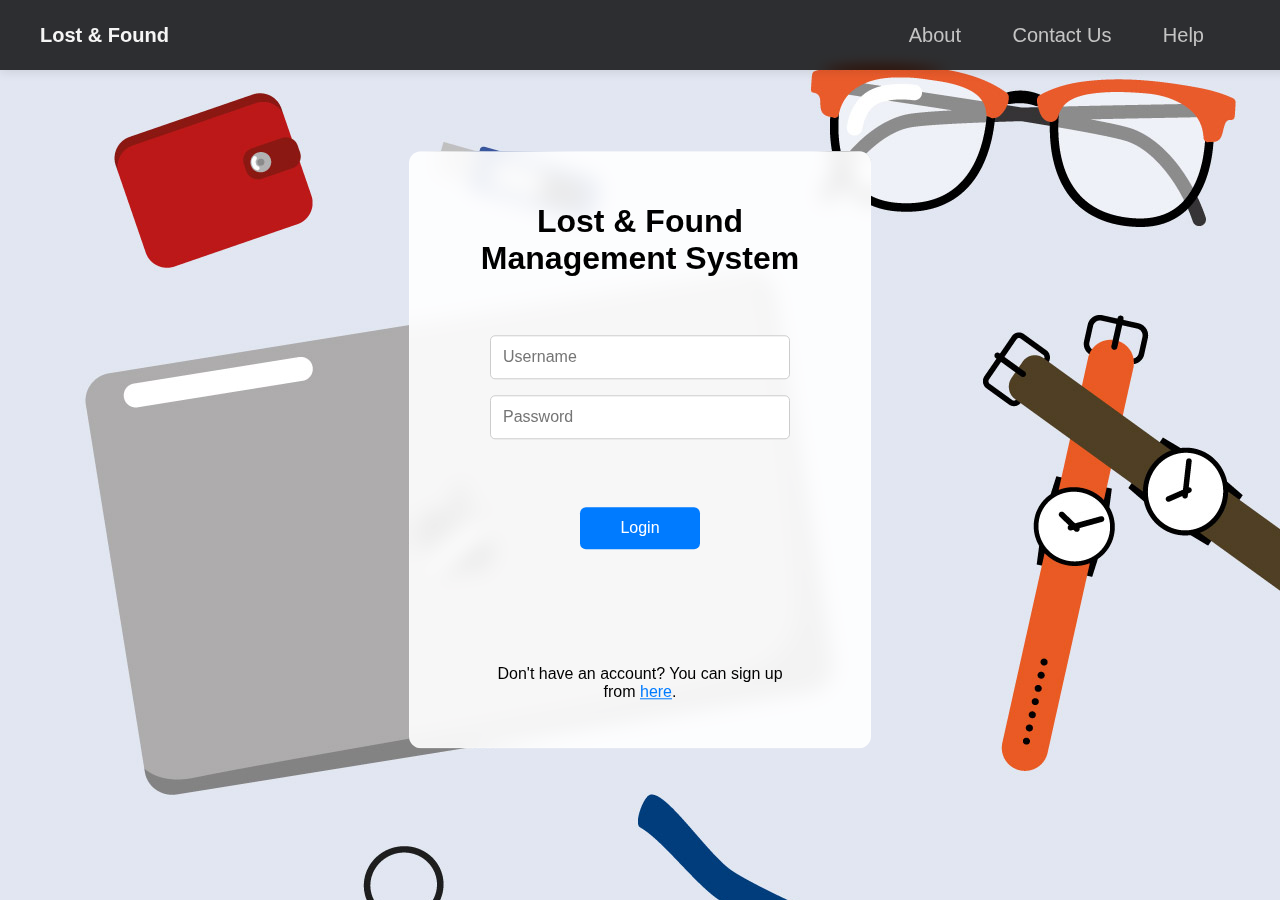
<file: src/main/resources/templates/index.html>
<!DOCTYPE html>
<html lang="en">
<head>
    <meta charset="UTF-8" />
    <meta name="viewport" content="width=device-width, initial-scale=1.0" />
    <title>Lost & Found Management</title>
    <link rel="stylesheet" href="style.css" />
    <script>
        function navigate(page) {
            window.location.href = page + ".html";
        }

        function handleLogin() {
            alert("👀 Login button clicked!");

            const username = document.getElementById('username').value;
            const password = document.getElementById('password').value;

            alert("📤 Sending login request to backend...");

            fetch("http://localhost:8080/api/users/login", {
                method: "POST",
                headers: {
                    "Content-Type": "application/json"
                },
                body: JSON.stringify({ email: username, password: password })
            })
                .then(response => {
                    alert("✅ Got response from backend. Status: " + response.status);

                    if (response.ok) {
                        alert("🎉 Login successful!");
                        localStorage.setItem("loggedIn", "true");
                        navigate('home');
                    } else {
                        alert("❌ Login failed. Status: " + response.status);
                        document.getElementById('login-message').style.visibility = "visible";
                    }
                })
                .catch(error => {
                    alert("💥 ERROR: " + error);
                    console.error("Login error:", error);
                    document.getElementById('login-message').style.visibility = "visible";
                });
        }

    </script>
</head>
<body>
<header class="top-nav">
    <div class="nav-left">Lost & Found</div>
    <div class="nav-right">
        <a href="#">About</a>
        <a href="#">Contact Us</a>
        <a href="#">Help</a>
    </div>
</header>

<div class="container">
    <h1>Lost & Found Management System</h1>
    <div class="button-group">
        <div class="login-container">
            <input type="text" id="username" placeholder="Username" />
            <input type="password" id="password" placeholder="Password" />
            <p id="login-message" style="color: red; visibility: hidden;">Invalid ID or Password, please try again.</p>
            <button onclick="handleLogin()">Login</button>
            <p style="padding-top: 100px;">Don't have an account? You can sign up from <span onclick="navigate('sign-up')" style="color:#007BFF; cursor:pointer; text-decoration:underline;">here</span>.</p>
        </div>
    </div>

</div>
</div>
</body>
</html>
</file>
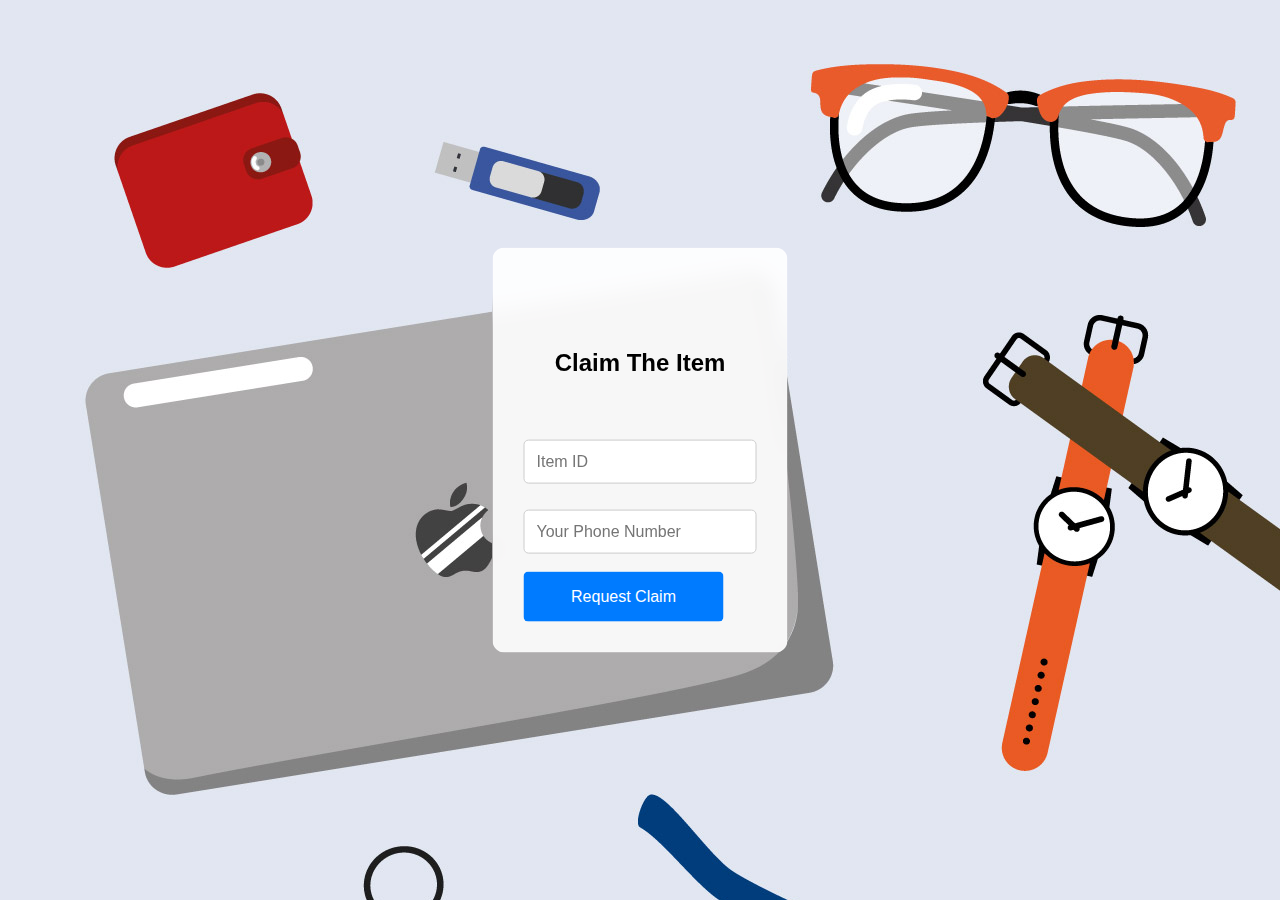
<file: src/main/resources/templates/claim.html>
<!DOCTYPE html>
<html lang="en">
<head>
    <meta charset="UTF-8" />
    <meta name="viewport" content="width=device-width, initial-scale=1.0" />
    <title>Lost & Found Management</title>
    <link rel="stylesheet" href="style.css" />
    <script>
        function requestClaim() {
            const itemId = document.getElementById("item_id").value;
            const phone = document.getElementById("phone_number").value;

            if (!itemId || !phone) {
                alert("❗ Please enter both Item ID and phone number.");
                return;
            }

            // Check if item exists first
            fetch(`http://localhost:8080/api/lost-items/${itemId}`)
        .then(response => {
                if (response.ok) {
                    // Item exists, proceed with claim
                    return response.json();
                } else {
                    throw new Error("Item not found");
                }
            })
                .then(item => {
                    // You can later also POST this claim to a "claims" endpoint
                    alert(`✅ Claim Requested for "${item.itemName}". We will call you in 2 days.`);
                })
                .catch(error => {
                    alert("❌ No item found with that ID.");
                    console.error(error);
                });
        }
    </script>

</head>
<body>

<div class="container">

    <div class="input-group">
        <h2>Claim The Item</h2>
        <div class="input-panel" style="display: flex; flex-direction: column; gap: 10px; max-width: 300px; margin-top: 20px;">
            <input type="text" id="item_id" placeholder="Item ID" />
            <input type="text" id="phone_number" placeholder="Your Phone Number" />

            <button class="buttons" onclick="requestClaim()">Request Claim</button>

        </div>
    </div>

</div>
</div>
</body>
</html>
</file>
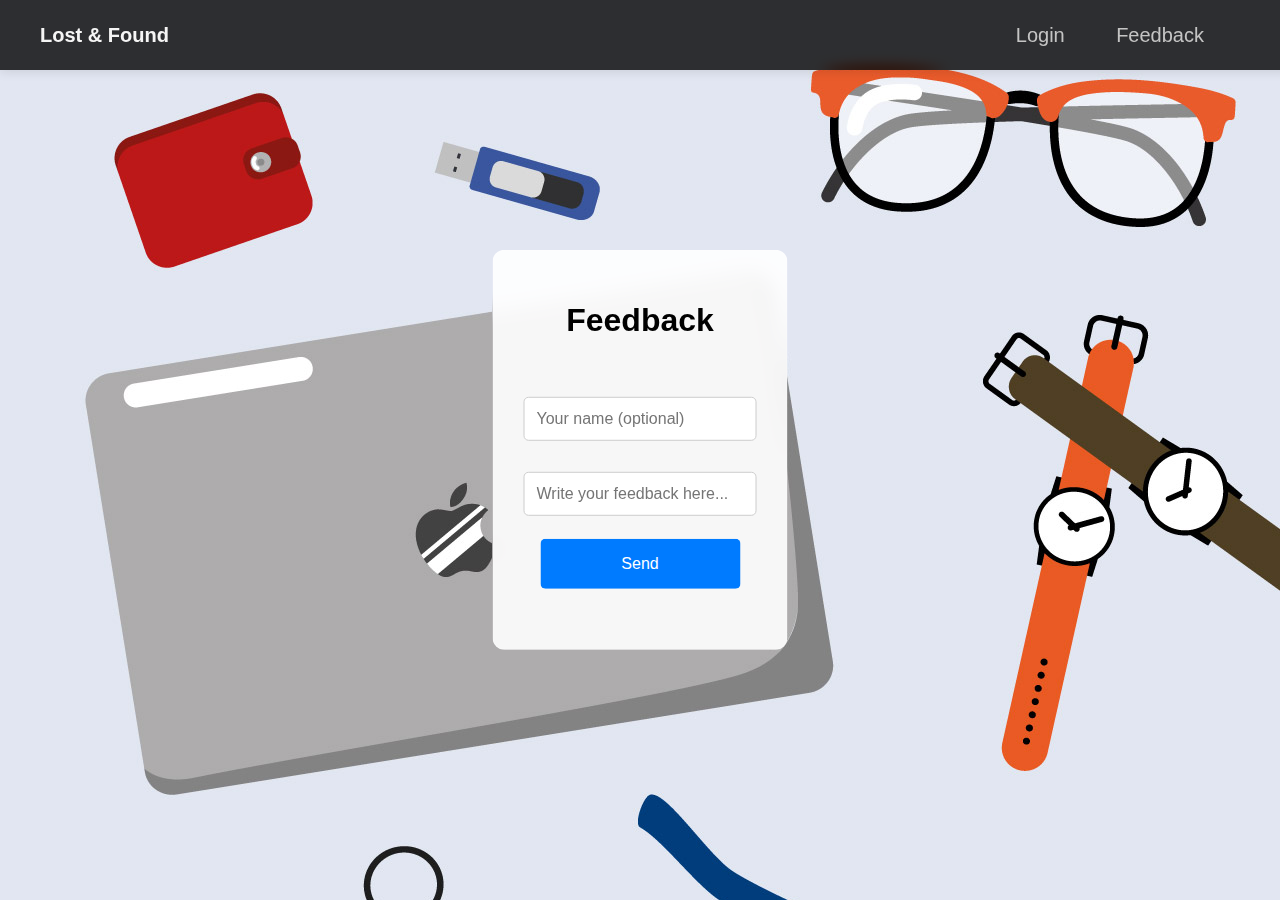
<file: src/main/resources/templates/feedback.html>
<!DOCTYPE html>
<html lang="en">
<head>
    <meta charset="UTF-8" />
    <title>Feedback</title>
    <link rel="stylesheet" href="style.css" />
    <script>
        async function loadFeedback() {
            const res = await fetch("http://localhost:8080/api/feedback");
            const data = await res.json();
            const list = document.getElementById("feedback-list");
            list.innerHTML = "";
            data.forEach(f => {
                const item = document.createElement("div");
                item.className = "feedback-item";
                item.textContent = `${f.id}. ${f.name || "Anonymous"}: ${f.message}`;
                list.appendChild(item);
            });
        }

        async function submitFeedback() {
            const name = document.getElementById("name").value.trim();
            const message = document.getElementById("message").value.trim();
            if (!message) return alert("⚠️ Boş mesaj gönderilmez.");

            try {
                const res = await fetch("http://localhost:8080/api/feedback", {
                    method: "POST",
                    headers: { "Content-Type": "application/json" },
                    body: JSON.stringify({ name, message })
                });

                if (res.ok) {
                    alert("✅Feedback gönderildi!");
                    document.getElementById("message").value = "";
                    loadFeedback();
                } else {
                    alert("❌ Feedback gönderilemedi.");
                }
            } catch (err) {
                console.error(err);
                alert("💥 Bir hata oluştu.");
            }
        }

        window.onload = loadFeedback;
    </script>
    <style>
        .feedback-item {
            background: rgba(255, 255, 255, 0.9);
            border: 1px solid #ccc;
            padding: 10px;
            margin-top: 10px;
            border-radius: 6px;
            text-align: left;
        }
    </style>
</head>
<body>
<header class="top-nav">
    <div class="nav-left">Lost & Found</div>
    <div class="nav-right">
        <a href="index.html">Login</a>
        <a href="#">Feedback</a>
    </div>
</header>

<div class="container">
    <h1>Feedback</h1>

    <div class="input-group">
        <input type="text" id="name" placeholder="Your name (optional)" />
        <input type="text" id="message" placeholder="Write your feedback here..." />
        <button class="buttons" onclick="submitFeedback()">Send</button>
    </div>

    <div id="feedback-list" style="margin-top: 30px;"></div>
</div>
</body>
</html>
</file>
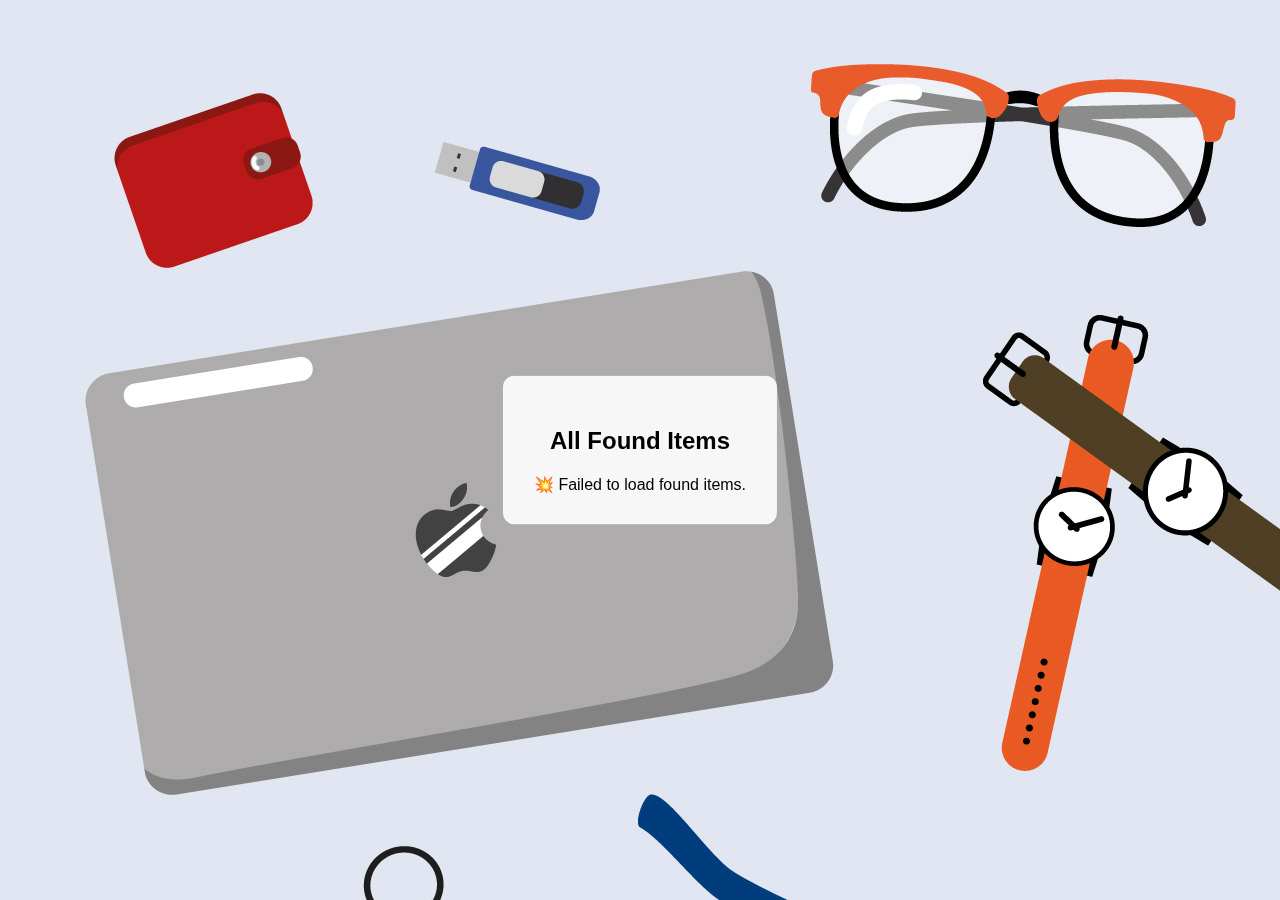
<file: src/main/resources/templates/found-items.html>
<!DOCTYPE html>
<html lang="en">
<head>
    <meta charset="UTF-8" />
    <meta name="viewport" content="width=device-width, initial-scale=1.0" />
    <title>All Found Items</title>
    <link rel="stylesheet" href="style.css" />
    <style>
        .item-box {
            border: 1px solid #ccc;
            padding: 15px;
            margin-bottom: 10px;
            border-radius: 8px;
        }
    </style>
    <script>
        function fetchFoundItems() {
            fetch("http://localhost:8080/api/found-items")
                .then(response => response.json())
                .then(data => {
                    const container = document.getElementById("items-container");
                    if (data.length === 0) {
                        container.innerHTML = "<p>No found items available.</p>";
                        return;
                    }

                    data.forEach(item => {
                        const div = document.createElement("div");
                        div.className = "item-box";
                        div.innerHTML =
                           ` <strong>Item:</strong> ${item.itemName}<br/>
                        <strong>Found Location:</strong> ${item.foundLocation}<br/>
                        <strong>Found Date:</strong> ${item.foundDate}<br/>
                        <strong>Reported By:</strong> ${item.reporterName}<br/>
                        <strong>Contact:</strong> ${item.reporterContact}<br/>
                        <strong>Status:</strong> ${item.status}`
                        ;
                        container.appendChild(div);
                    });
                })
                .catch(err => {
                    console.error("Error fetching found items:", err);
                    document.getElementById("items-container").innerText = "💥 Failed to load found items.";
                });
        }

        window.onload = fetchFoundItems;
    </script>
</head>
<body>
<div class="container">
    <h2>All Found Items</h2>
    <div id="items-container"></div>
</div>
</body>
</html>
</file>
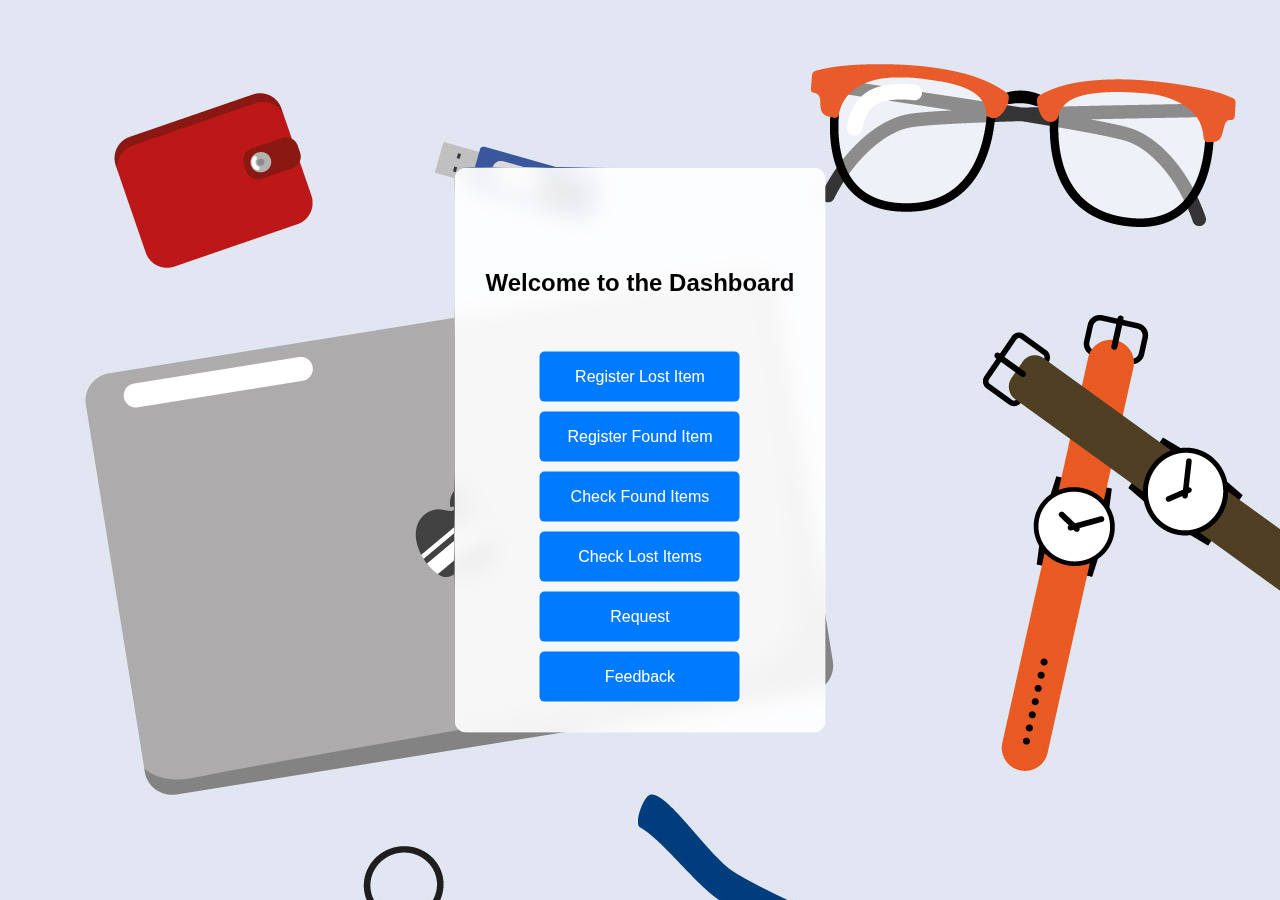
<file: src/main/resources/templates/home.html>
<!DOCTYPE html>
<html lang="en">
<head>
    <meta charset="UTF-8" />
    <meta name="viewport" content="width=device-width, initial-scale=1.0" />
    <title>Lost & Found Management</title>
    <link rel="stylesheet" href="style.css" />
    <script>
        function navigate(page) {
            window.location.href = page + ".html";
        }
    </script>
</head>
<body>

<div class="container">

    <div class="button-group">
        <h2>Welcome to the Dashboard</h2>
        <div class="button-panel" style="display: flex; flex-direction: column; gap: 10px; max-width: 300px; margin-top: 20px;">
            <button class="buttons" onclick="navigate('register-lost-item')">Register Lost Item</button>
            <button class="buttons" onclick="navigate('register-found-item')">Register Found Item</button>
            <button class="buttons" onclick="navigate('found-items')">Check Found Items</button>
            <button class="buttons" onclick="navigate('check-lost-items')">Check Lost Items</button>
            <button class="buttons" onclick="navigate('claim')">Request </button>
            <button class="buttons" onclick="navigate('feedback')">Feedback </button>

        </div>
    </div>

</div>
</div>
</body>
</html>
</file>
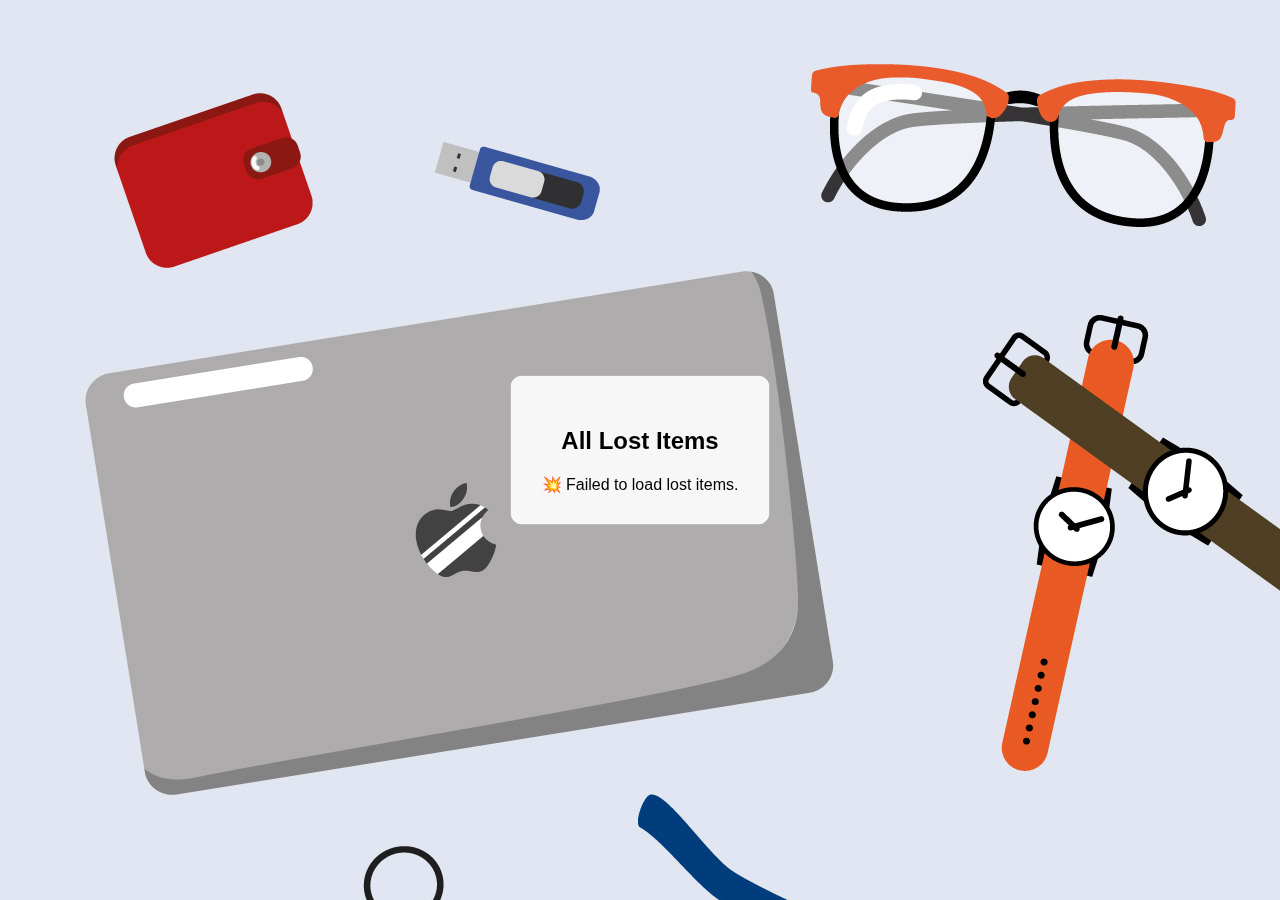
<file: src/main/resources/templates/lost-items.html>
<!DOCTYPE html>
<html lang="en">
<head>
    <meta charset="UTF-8" />
    <meta name="viewport" content="width=device-width, initial-scale=1.0" />
    <title>Lost & Found Management</title>
    <link rel="stylesheet" href="style.css" />
    <style>
        .item-box {
            border: 1px solid #ccc;
            padding: 15px;
            margin-bottom: 10px;
            border-radius: 8px;
        }
    </style>
    <script>
        function fetchLostItems() {
            fetch("http://localhost:8080/api/lost-items")
                .then(response => response.json())
                .then(data => {
                    const container = document.getElementById("items-container");
                    if (data.length === 0) {
                        container.innerHTML = "<p>No lost items found.</p>";
                        return;
                    }

                    data.forEach(item => {
                        const div = document.createElement("div");
                        div.className = "item-box";
                        div.innerHTML =
                            `<strong>Item:</strong> ${item.itemName}<br/>
                        <strong>Owner:</strong> ${item.ownerName || "Unknown"}<br/>
                        <strong>Date:</strong> ${item.lostDate}<br/>
                        <strong>Location:</strong> ${item.location}<br/>
                        <strong>Contact:</strong> ${item.contactInfo}<br/>
                        <strong>Status:</strong> ${item.status}`
                        ;
                        container.appendChild(div);
                    });
                })
                .catch(err => {
                    console.error("Error fetching lost items:", err);
                    document.getElementById("items-container").innerText = "💥 Failed to load lost items.";
                });
        }

        window.onload = fetchLostItems;
    </script>
</head>
<body>
<div class="container">
    <h2>All Lost Items</h2>
    <div id="items-container"></div>
</div>
</body>
</html>
</file>
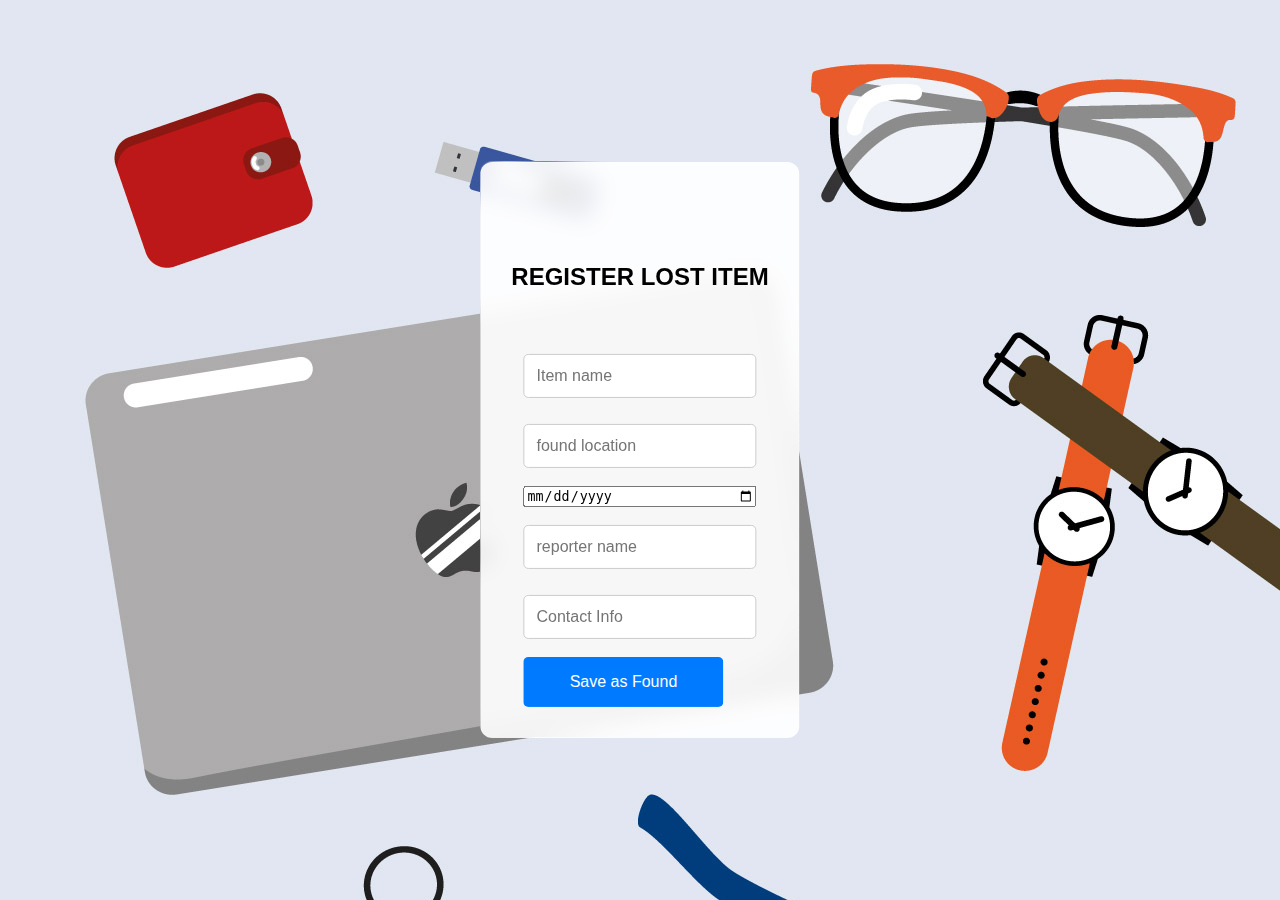
<file: src/main/resources/templates/register-found-item.html>
<!DOCTYPE html>
<html lang="en">
<head>
    <meta charset="UTF-8" />
    <meta name="viewport" content="width=device-width, initial-scale=1.0" />
    <title>Lost & Found Management</title>
    <link rel="stylesheet" href="style.css" />
    <script>
        function navigate(page) {
            window.location.href = page + ".html";
        }

        function saveAsFoundItem() {
            const itemName = document.getElementById('item_name').value;
            const foundLocation = document.getElementById('found_location').value;
            const foundDate = document.getElementById('found_date').value;
            const reporterName = document.getElementById('reporter_name').value;
            const reporterContact = document.getElementById('reporter_contact').value;

            // ✅ Convert to LocalDateTime string
            const fullDateTime = foundDate + "T00:00:00";

            const payload = {
                itemName: itemName,
                foundLocation: foundLocation,
                foundDate: fullDateTime,
                reporterName: reporterName,
                reporterContact: reporterContact,
            };

            console.log("Sending data:", payload);

            fetch("http://localhost:8080/api/found-items", {
                method: "POST",
                headers: {
                    "Content-Type": "application/json"
                },
                body: JSON.stringify(payload)
            })
                .then(response => {
                    if (response.ok) {
                        alert("✅ Found item registered successfully!");
                    } else {
                        response.text().then(text => {
                            alert("❌ Failed to register found item:\n" + text);
                        });
                    }
                })
                .catch(error => {
                    console.error("Error:", error);
                    alert("💥 Error saving found item.");
                });
        }
    </script>
</head>
<body>

<div class="container">

    <div class="input-group">
        <h2>REGISTER LOST ITEM</h2>
        <div class="input-panel" style="display: flex; flex-direction: column; gap: 10px; max-width: 300px; margin-top: 20px;">
            <input type="text" id="item_name" placeholder="Item name" />
            <input type="text" id="found_location" placeholder="found location" />
            <input type="date" id="found_date" placeholder="Found Date (e.g., 2024-05-15)" />
            <input type="text" id="reporter_name" placeholder="reporter name" />
            <input type="text" id="reporter_contact" placeholder="Contact Info" />

            <button class="buttons" onclick="saveAsFoundItem()">Save as Found</button>
        </div>
    </div>

</div>
</div>
</body>
</html>
</file>
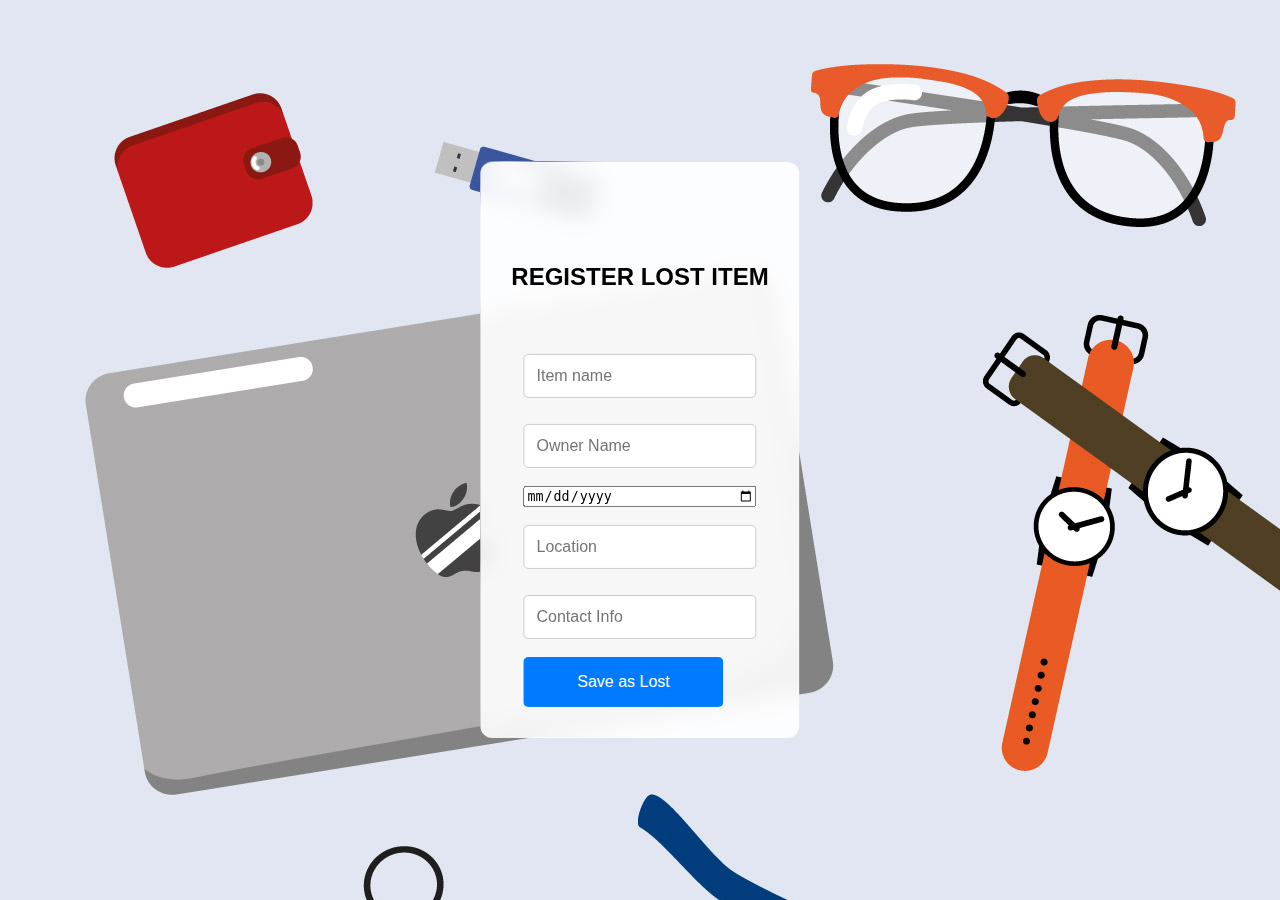
<file: src/main/resources/templates/register-lost-item.html>
<!DOCTYPE html>
<html lang="en">
<head>
  <meta charset="UTF-8" />
  <meta name="viewport" content="width=device-width, initial-scale=1.0" />
  <title>Lost & Found Management</title>
  <link rel="stylesheet" href="style.css" />
  <script>
    function navigate(page) {
      window.location.href = page + ".html";
    }

    function saveAsLostItem() {
      const itemName = document.getElementById('item_name').value;
      const ownerName = document.getElementById('owner_name').value;
      const lostDate = document.getElementById('lost_date').value;
      const lostLocation = document.getElementById('location').value;
      const ownerContact = document.getElementById('owner_contact').value;

      // ✅ Convert to LocalDateTime string: "YYYY-MM-DDT00:00:00"
      const fullDateTime = lostDate + "T00:00:00";

      const payload = {
        itemName: itemName,
        ownerName: ownerName,
        lostDate: fullDateTime,
        lostLocation: lostLocation,
        ownerContact: ownerContact
      };

      console.log("Sending data:", payload); // Optional debug

      fetch("http://localhost:8080/api/lost-items", {
        method: "POST",
        headers: {
          "Content-Type": "application/json"
        },
        body: JSON.stringify(payload)
      })
              .then(response => {
                if (response.ok) {
                  alert("✅ Lost item registered successfully!");
                } else {
                  response.text().then(text => {
                    alert("❌ Failed to register lost item:\n" + text);
                  });
                }
              })
              .catch(error => {
                console.error("Error:", error);
                alert("💥 Error saving lost item.");
              });
    }
  </script>
</head>
<body>

<div class="container">
  <div class="input-group">
    <h2>REGISTER LOST ITEM</h2>
    <div class="input-panel" style="display: flex; flex-direction: column; gap: 10px; max-width: 300px; margin-top: 20px;">
      <input type="text" id="item_name" placeholder="Item name" required />
      <input type="text" id="owner_name" placeholder="Owner Name" required />
      <input type="date" id="lost_date" placeholder="Lost Date" required />
      <input type="text" id="location" placeholder="Location" required />
      <input type="text" id="owner_contact" placeholder="Contact Info" required />
      <button class="buttons" onclick="saveAsLostItem()">Save as Lost</button>
    </div>
  </div>
</div>

</body>
</html>
</file>
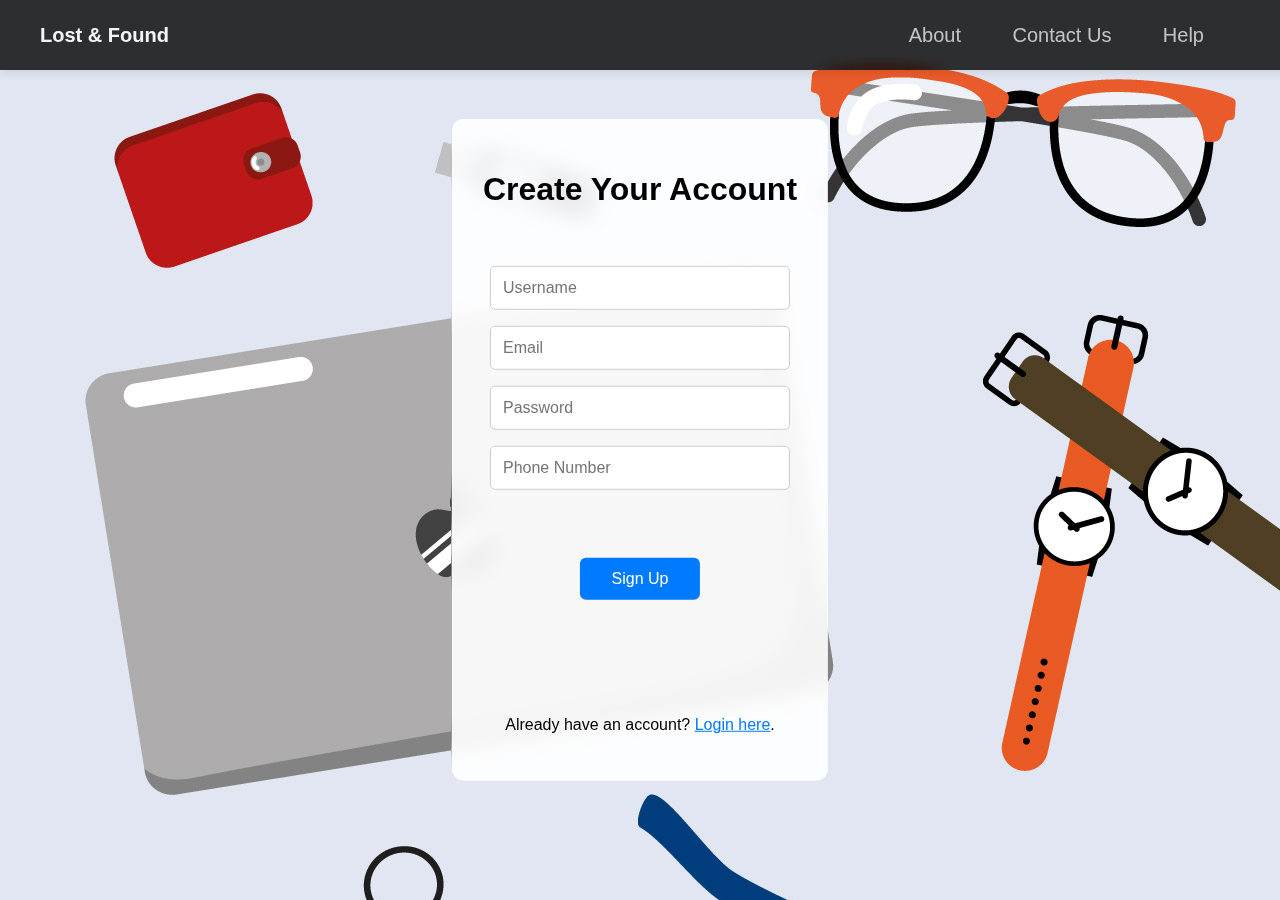
<file: src/main/resources/templates/sign-up.html>
<!DOCTYPE html>
<html lang="en">
<head>
    <meta charset="UTF-8" />
    <meta name="viewport" content="width=device-width, initial-scale=1.0"/>
    <title>Sign Up - Lost & Found</title>
    <link rel="stylesheet" href="style.css" />
    <script>
        function navigate(page) {
            window.location.href = page + ".html";
        }

        function handleSignup() {
            alert("📝 Signup button clicked!");

            const username = document.getElementById('username').value;
            const email = document.getElementById('email').value;
            const password = document.getElementById('password').value;

            alert("📤 Sending signup request to backend...");

            fetch("http://localhost:8080/api/users/register", {
                method: "POST",
                headers: {
                    "Content-Type": "application/json"
                },
                body: JSON.stringify({
                    username: username,
                    email: email,
                    password: password
                })
            })
                .then(response => {
                    alert("✅ Got response from backend. Status: " + response.status);
                    if (response.ok) {
                        alert("🎉 Signup successful! Redirecting to login...");
                        navigate("index");
                    } else {
                        alert("❌ Signup failed. Status: " + response.status);
                        document.getElementById('signup-message').style.visibility = "visible";
                    }
                })
                .catch(error => {
                    alert("💥 ERROR: " + error);
                    console.error("Signup error:", error);
                    document.getElementById('signup-message').style.visibility = "visible";
                });
        }
    </script>
</head>
<body>
<header class="top-nav">
    <div class="nav-left">Lost & Found</div>
    <div class="nav-right">
        <a href="#">About</a>
        <a href="#">Contact Us</a>
        <a href="#">Help</a>
    </div>
</header>

<div class="container">
    <h1>Create Your Account</h1>
    <div class="button-group">
        <div class="login-container">
            <input type="text" id="username" placeholder="Username" />
            <input type="email" id="email" placeholder="Email" />
            <input type="password" id="password" placeholder="Password" />
            <input type="text" id="phone-number" placeholder="Phone Number"/>
            <p id="signup-message" style="color: red; visibility: hidden;">Failed to sign up. Try again.</p>
            <button onclick="handleSignup()">Sign Up</button>
            <p style="padding-top: 100px;">Already have an account? <span onclick="navigate('index')" style="color:#007BFF; cursor:pointer; text-decoration:underline;">Login here</span>.</p>
        </div>
    </div>
</div>
</body>
</html>
</file>
<file: src/main/resources/templates/style.css>
body {
    font-family: Arial, sans-serif;
    background-color: #f4f4f4;
    margin: 0;
    padding: 0;
    background-image:url("../images/zee.jpg");
}

#background-img{
    position: absolute;
}

.container {
    max-width: 400px;
    max-height: 700px;
    position: fixed;
    top: 50%;
    left: 50%;
    transform: translate(-50%,-50%);
    padding: 30px;
    border-radius: 8px;
    text-align: center;
    background: rgba(255, 255, 255, 0.9);
    backdrop-filter: blur(10px);
    -webkit-backdrop-filter: blur(10px); /* for Safari */
    border: 1px solid rgba(255, 255, 255, 0.3);
    border-radius: 12px;

}

h1 {
    margin-bottom: 20px;
}

.button-group {
    margin-top: 50px ;
    display: flex;
    flex-direction: column;
    justify-content: center;
    align-items: center;
    gap: 15px;


}

.buttons {
    width:200px;
    height: 50px;
    padding: 10px 20px;
    font-size: 16px;
    cursor: pointer;
    border: none;
    background-color: #007BFF;
    color: white;
    border-radius: 5px;
    transition: background 0.2s;
}

button:hover {
    background-color: #0056b3;
}


input[type="text"],
input[type="password"],
input[type="email"] {
    width: 100%;
    padding: 12px;
    margin: 8px 0;
    border: 1px solid #ccc;
    border-radius: 5px;
    box-sizing: border-box;
    font-size: 16px;
    transition: border-color 0.3s;
}

input[type="text"]:focus,
input[type="password"]:focus,
input[type="email"]:focus {
    border-color: #007BFF;
    outline: none;
    box-shadow: 0 0 5px rgba(0,123,255,0.3);
}

.login-container {
    width: 100%;
    max-width: 300px;
}
.login-container button {
    width:40%;
    padding: 12px;
    font-size: 16px;
    background-color: #007BFF;
    color: white;
    border: none;
    border-radius: 6px;
    cursor: pointer;
    transition: background-color 0.3s;
    margin-top: 10px;
}

.login-container button:hover {
    background-color: #0056b3;
}


.top-nav {
    width: 100%;
    height: 70px;
    background-color: rgba(0, 0, 0, 0.8);
    backdrop-filter: blur(6px);
    display: flex;
    align-items: center;
    justify-content: space-between;
    padding: 0 40px;
    box-shadow: 0 2px 10px rgba(0,0,0,0.1);
    position: fixed;
    top: 0;
    left: 0;
    z-index: 10;

}

.nav-left {
    font-size: 20px;
    font-weight: bold;
    color: #f5f5f5;
}

.nav-right{
    margin-right: 100px;
}

.nav-right a {
    display: inline-block;
    padding: 8px 16px;
    margin-left: 15px;
    font-size: 20px;
    font-weight: 500;
    text-decoration: none;
    color: #c4c4c4;
    border-radius: 6px;
    transition: background-color 0.2s ease, color 0.2s ease;
}

.nav-right a:hover {
    background-color: rgba(255, 255, 255, 0.1); /* light blue hover */
    color: #ffffff;
}


.login-message {
    color: red;
    font-size: 14px;
}


.input-group{

    margin-top: 50px ;
    display: flex;
    flex-direction: column;
    justify-content: center;
    align-items: center;
    gap: 15px;
}
</file>
